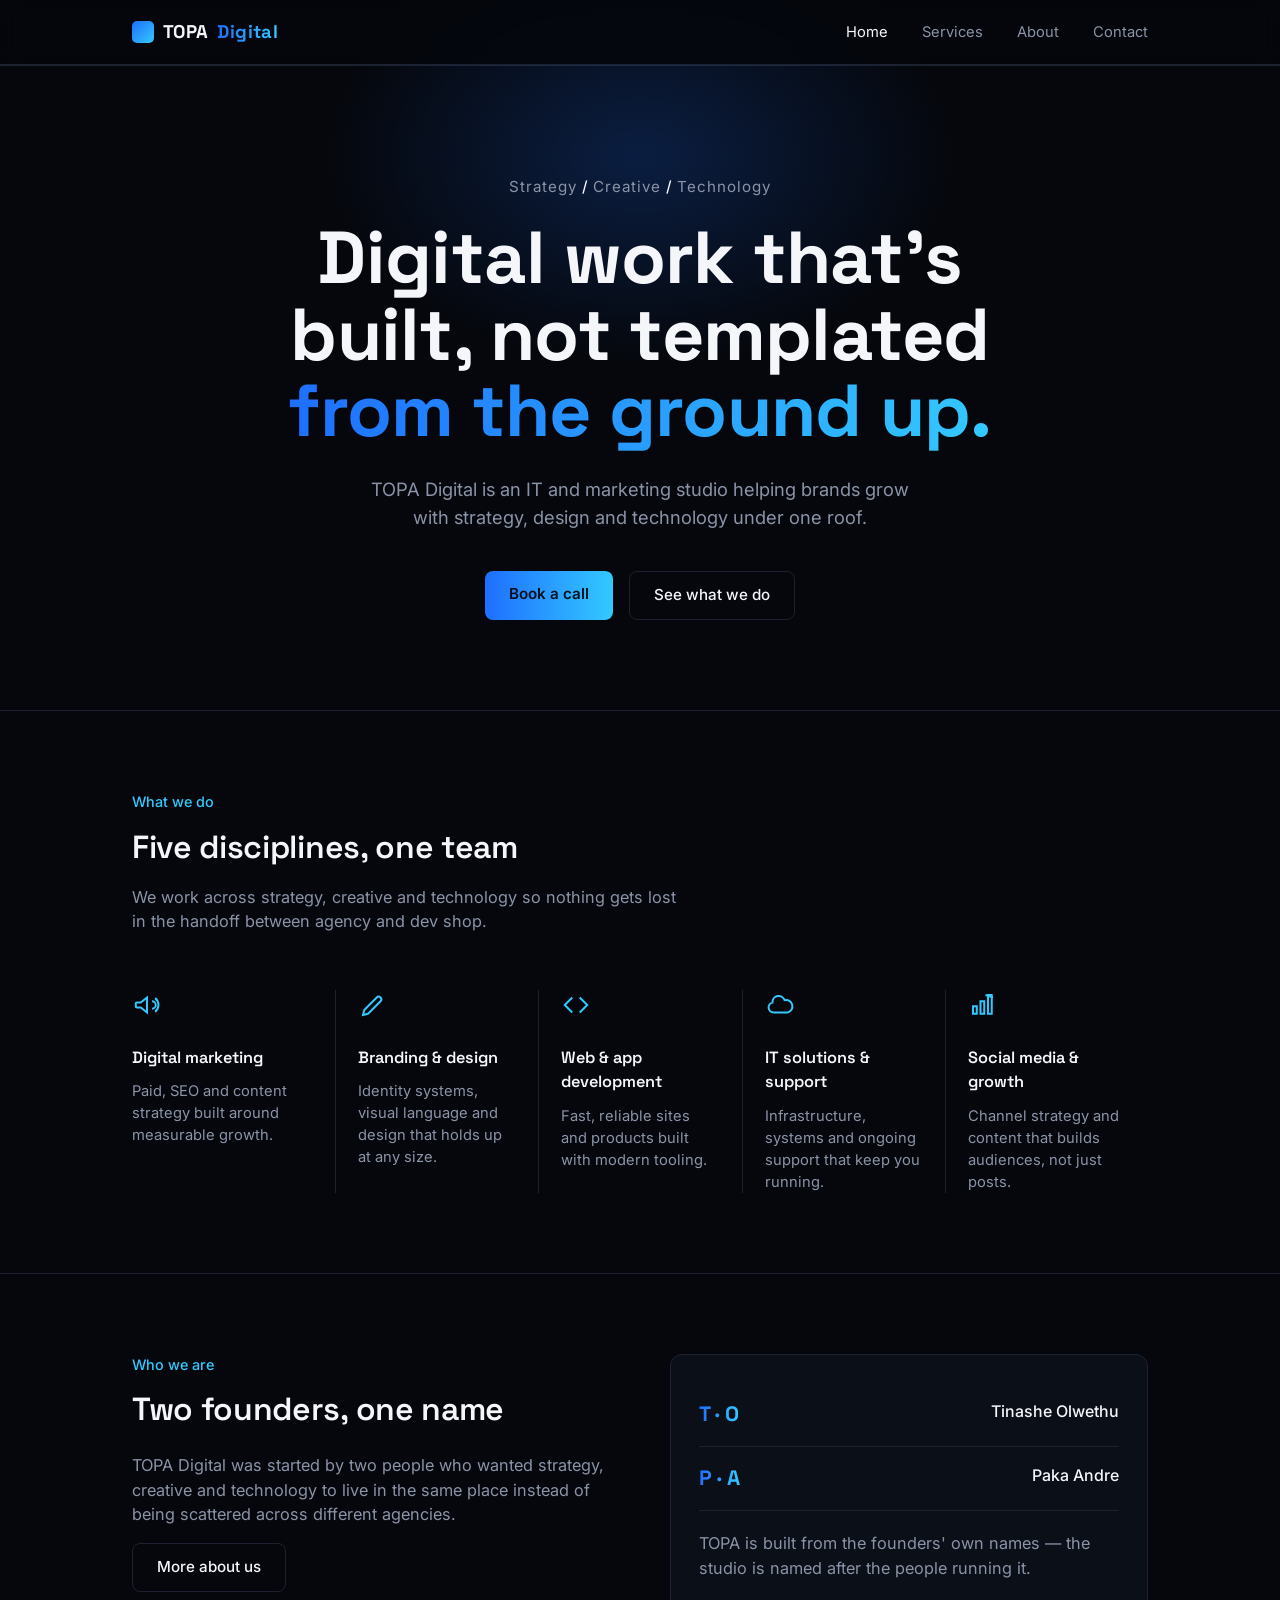
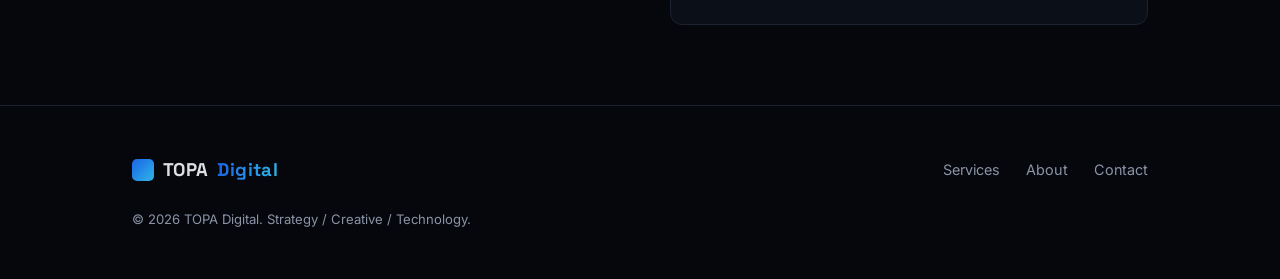
<file: index.html>
<!DOCTYPE html>
<html lang="en">
<head>
<meta charset="UTF-8">
<meta name="viewport" content="width=device-width, initial-scale=1, viewport-fit=cover">
<title>TOPA Digital — Strategy / Creative / Technology</title>
<link rel="preconnect" href="https://fonts.googleapis.com">
<link rel="preconnect" href="https://fonts.gstatic.com" crossorigin>
<link href="https://fonts.googleapis.com/css2?family=Space+Grotesk:wght@400;500;600;700&family=Inter:wght@400;500;600&display=swap" rel="stylesheet">
<link rel="stylesheet" href="styles.css">
</head>
<body>

<header>
  <nav>
    <div class="logo"><span class="mark"></span>TOPA <span class="d">Digital</span></div>
    <div class="links">
      <a href="index.html">Home</a>
      <a href="services.html">Services</a>
      <a href="about.html">About</a>
      <a href="contact.html">Contact</a>
    </div>
    <button class="nav-toggle" aria-label="Toggle menu">☰</button>
  </nav>
</header>

<section class="hero">
  <div class="wrap hero-inner">
    <div class="eyebrow">Strategy <b>/</b> Creative <b>/</b> Technology</div>
    <h1>Digital work that's built, not templated <span class="grad">from the ground up.</span></h1>
    <p>TOPA Digital is an IT and marketing studio helping brands grow with strategy, design and technology under one roof.</p>
    <div class="hero-ctas">
      <a class="btn-solid" href="contact.html">Book a call</a>
      <a class="btn-outline" href="services.html">See what we do</a>
    </div>
  </div>
</section>

<section id="services">
  <div class="wrap">
    <div class="section-head">
      <div class="tag">What we do</div>
      <h2>Five disciplines, one team</h2>
      <p>We work across strategy, creative and technology so nothing gets lost in the handoff between agency and dev shop.</p>
    </div>
    <div class="services">
      <div class="service">
        <svg class="icon" viewBox="0 0 24 24"><path d="M3 11v2a1 1 0 0 0 1 1h3l5 4V6L7 10H4a1 1 0 0 0-1 1Z"/><path d="M16 9a3 3 0 0 1 0 6"/><path d="M18.5 6.5a7 7 0 0 1 0 11"/></svg>
        <h3>Digital marketing</h3>
        <p>Paid, SEO and content strategy built around measurable growth.</p>
      </div>
      <div class="service">
        <svg class="icon" viewBox="0 0 24 24"><path d="M4 20l4-1 10-10a2 2 0 0 0-3-3L5 16l-1 4Z"/></svg>
        <h3>Branding &amp; design</h3>
        <p>Identity systems, visual language and design that holds up at any size.</p>
      </div>
      <div class="service">
        <svg class="icon" viewBox="0 0 24 24"><path d="M9 6 3 12l6 6"/><path d="M15 6l6 6-6 6"/></svg>
        <h3>Web &amp; app development</h3>
        <p>Fast, reliable sites and products built with modern tooling.</p>
      </div>
      <div class="service">
        <svg class="icon" viewBox="0 0 24 24"><path d="M7 18a4 4 0 0 1-1-7.9 5 5 0 0 1 9.7-2A4.5 4.5 0 0 1 18 18H7Z"/></svg>
        <h3>IT solutions &amp; support</h3>
        <p>Infrastructure, systems and ongoing support that keep you running.</p>
      </div>
      <div class="service">
        <svg class="icon" viewBox="0 0 24 24"><path d="M4 19h3v-6H4v6Z"/><path d="M10 19h3V9h-3v10Z"/><path d="M16 19h3V4h-3v15Z"/><path d="M20 6l-6-2"/></svg>
        <h3>Social media &amp; growth</h3>
        <p>Channel strategy and content that builds audiences, not just posts.</p>
      </div>
    </div>
  </div>
</section>

<section>
  <div class="wrap about">
    <div>
      <div class="section-head" style="margin-bottom:0;">
        <div class="tag">Who we are</div>
        <h2>Two founders, one name</h2>
        <p>TOPA Digital was started by two people who wanted strategy, creative and technology to live in the same place instead of being scattered across different agencies.</p>
        <a class="btn-outline" href="about.html">More about us</a>
      </div>
    </div>
    <div class="founders">
      <div class="founder-row"><span class="letter">T · O</span><span class="name">Tinashe Olwethu</span></div>
      <div class="founder-row"><span class="letter">P · A</span><span class="name">Paka Andre</span></div>
      <p class="founder-name-origin">TOPA is built from the founders' own names — the studio is named after the people running it.</p>
    </div>
  </div>
</section>

<footer>
  <div class="wrap foot-inner">
    <div class="logo"><span class="mark"></span>TOPA <span class="d">Digital</span></div>
    <div class="foot-links">
      <a href="services.html">Services</a>
      <a href="about.html">About</a>
      <a href="contact.html">Contact</a>
    </div>
  </div>
  <div class="wrap copy">© <span class="year"></span> TOPA Digital. Strategy / Creative / Technology.</div>
</footer>

<script src="script.js"></script>
</body>
</html>
</file>
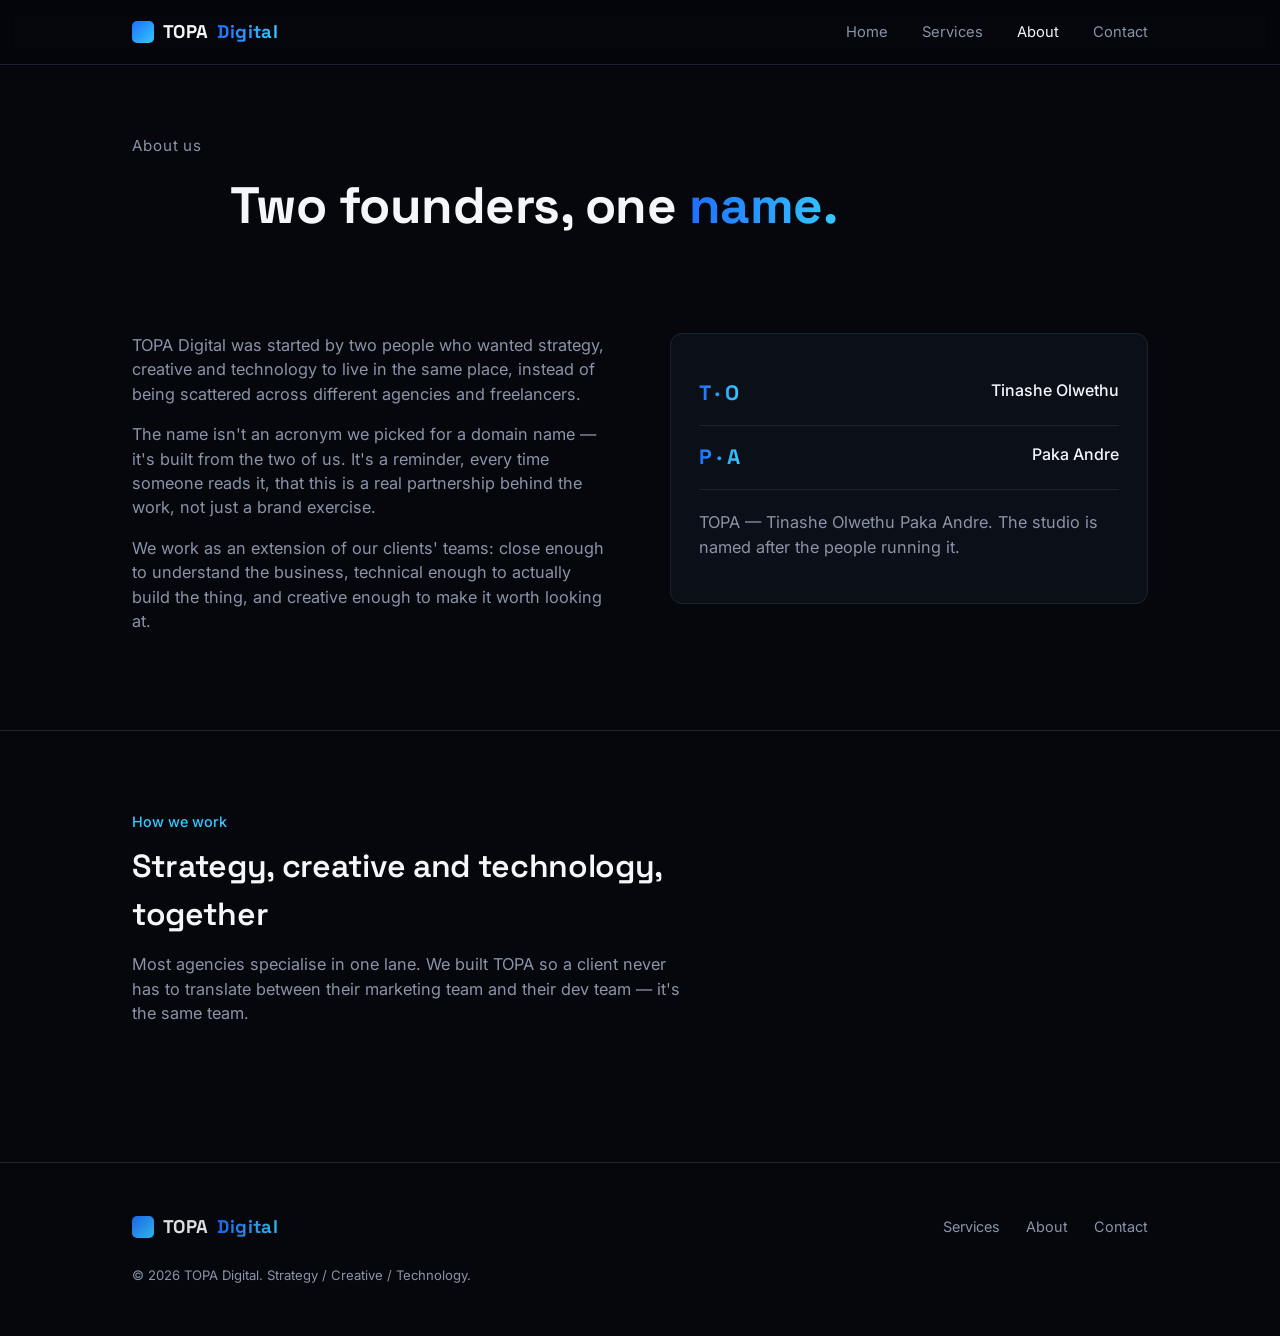
<file: about.html>
<!DOCTYPE html>
<html lang="en">
<head>
<meta charset="UTF-8">
<meta name="viewport" content="width=device-width, initial-scale=1, viewport-fit=cover">
<title>About — TOPA Digital</title>
<link rel="preconnect" href="https://fonts.googleapis.com">
<link rel="preconnect" href="https://fonts.gstatic.com" crossorigin>
<link href="https://fonts.googleapis.com/css2?family=Space+Grotesk:wght@400;500;600;700&family=Inter:wght@400;500;600&display=swap" rel="stylesheet">
<link rel="stylesheet" href="styles.css">
</head>
<body>

<header>
  <nav>
    <div class="logo"><span class="mark"></span>TOPA <span class="d">Digital</span></div>
    <div class="links">
      <a href="index.html">Home</a>
      <a href="services.html">Services</a>
      <a href="about.html">About</a>
      <a href="contact.html">Contact</a>
    </div>
    <button class="nav-toggle" aria-label="Toggle menu">☰</button>
  </nav>
</header>

<section class="page-header">
  <div class="wrap">
    <div class="eyebrow">About us</div>
    <h1 style="font-size:clamp(2.2rem,5vw,3.2rem);">Two founders, one <span class="grad">name.</span></h1>
  </div>
</section>

<section style="border-top:none;">
  <div class="wrap about">
    <div>
      <p>TOPA Digital was started by two people who wanted strategy, creative and technology to live in the same place, instead of being scattered across different agencies and freelancers.</p>
      <p>The name isn't an acronym we picked for a domain name — it's built from the two of us. It's a reminder, every time someone reads it, that this is a real partnership behind the work, not just a brand exercise.</p>
      <p>We work as an extension of our clients' teams: close enough to understand the business, technical enough to actually build the thing, and creative enough to make it worth looking at.</p>
    </div>
    <div class="founders">
      <div class="founder-row"><span class="letter">T · O</span><span class="name">Tinashe Olwethu</span></div>
      <div class="founder-row"><span class="letter">P · A</span><span class="name">Paka Andre</span></div>
      <p class="founder-name-origin">TOPA — Tinashe Olwethu Paka Andre. The studio is named after the people running it.</p>
    </div>
  </div>
</section>

<section>
  <div class="wrap">
    <div class="section-head">
      <div class="tag">How we work</div>
      <h2>Strategy, creative and technology, together</h2>
      <p>Most agencies specialise in one lane. We built TOPA so a client never has to translate between their marketing team and their dev team — it's the same team.</p>
    </div>
  </div>
</section>

<footer>
  <div class="wrap foot-inner">
    <div class="logo"><span class="mark"></span>TOPA <span class="d">Digital</span></div>
    <div class="foot-links">
      <a href="services.html">Services</a>
      <a href="about.html">About</a>
      <a href="contact.html">Contact</a>
    </div>
  </div>
  <div class="wrap copy">© <span class="year"></span> TOPA Digital. Strategy / Creative / Technology.</div>
</footer>

<script src="script.js"></script>
</body>
</html>
</file>
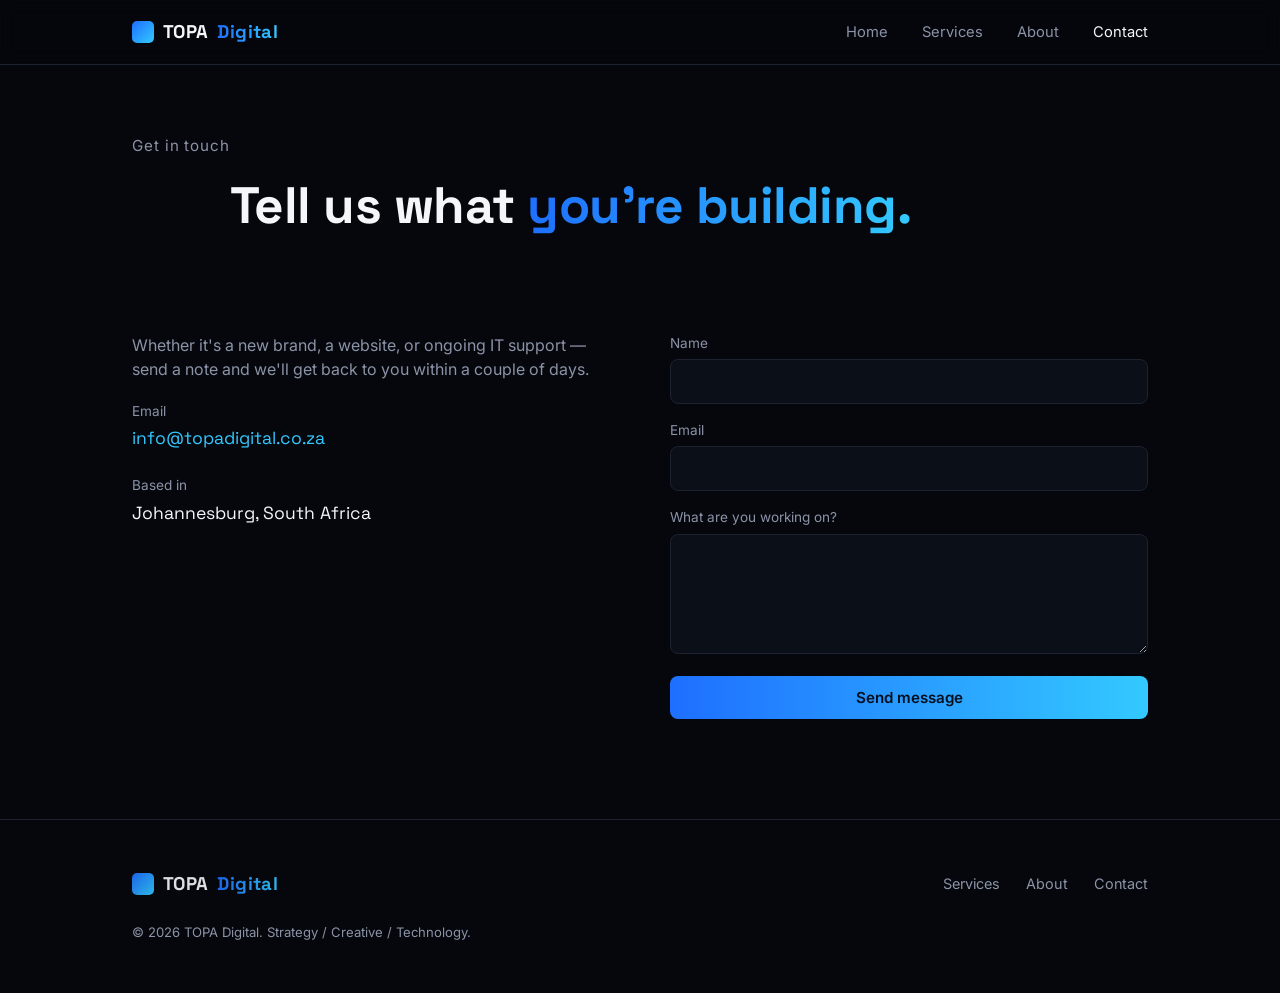
<file: contact.html>
<!DOCTYPE html>
<html lang="en">
<head>
<meta charset="UTF-8">
<meta name="viewport" content="width=device-width, initial-scale=1, viewport-fit=cover">
<title>Contact — TOPA Digital</title>
<link rel="preconnect" href="https://fonts.googleapis.com">
<link rel="preconnect" href="https://fonts.gstatic.com" crossorigin>
<link href="https://fonts.googleapis.com/css2?family=Space+Grotesk:wght@400;500;600;700&family=Inter:wght@400;500;600&display=swap" rel="stylesheet">
<link rel="stylesheet" href="styles.css">
</head>
<body>

<header>
  <nav>
    <div class="logo"><span class="mark"></span>TOPA <span class="d">Digital</span></div>
    <div class="links">
      <a href="index.html">Home</a>
      <a href="services.html">Services</a>
      <a href="about.html">About</a>
      <a href="contact.html">Contact</a>
    </div>
    <button class="nav-toggle" aria-label="Toggle menu">☰</button>
  </nav>
</header>

<section class="page-header">
  <div class="wrap">
    <div class="eyebrow">Get in touch</div>
    <h1 style="font-size:clamp(2.2rem,5vw,3.2rem);">Tell us what <span class="grad">you're building.</span></h1>
  </div>
</section>

<section style="border-top:none;">
  <div class="wrap contact-grid">
    <div class="contact-info">
      <p>Whether it's a new brand, a website, or ongoing IT support — send a note and we'll get back to you within a couple of days.</p>
      <div class="label">Email</div>
      <div class="value"><a href="mailto:info@topadigital.co.za">info@topadigital.co.za</a></div>
      <div class="label">Based in</div>
      <div class="value">Johannesburg, South Africa</div>
    </div>

    <form id="contact-form">
      <div>
        <label for="name">Name</label>
        <input id="name" name="name" type="text" required>
      </div>
      <div>
        <label for="email">Email</label>
        <input id="email" name="email" type="email" required>
      </div>
      <div>
        <label for="message">What are you working on?</label>
        <textarea id="message" name="message" required></textarea>
      </div>
      <button class="btn-solid" type="submit">Send message</button>
      <p class="form-note form-status"></p>
    </form>
  </div>
</section>

<footer>
  <div class="wrap foot-inner">
    <div class="logo"><span class="mark"></span>TOPA <span class="d">Digital</span></div>
    <div class="foot-links">
      <a href="services.html">Services</a>
      <a href="about.html">About</a>
      <a href="contact.html">Contact</a>
    </div>
  </div>
  <div class="wrap copy">© <span class="year"></span> TOPA Digital. Strategy / Creative / Technology.</div>
</footer>

<script src="script.js"></script>
</body>
</html>
</file>
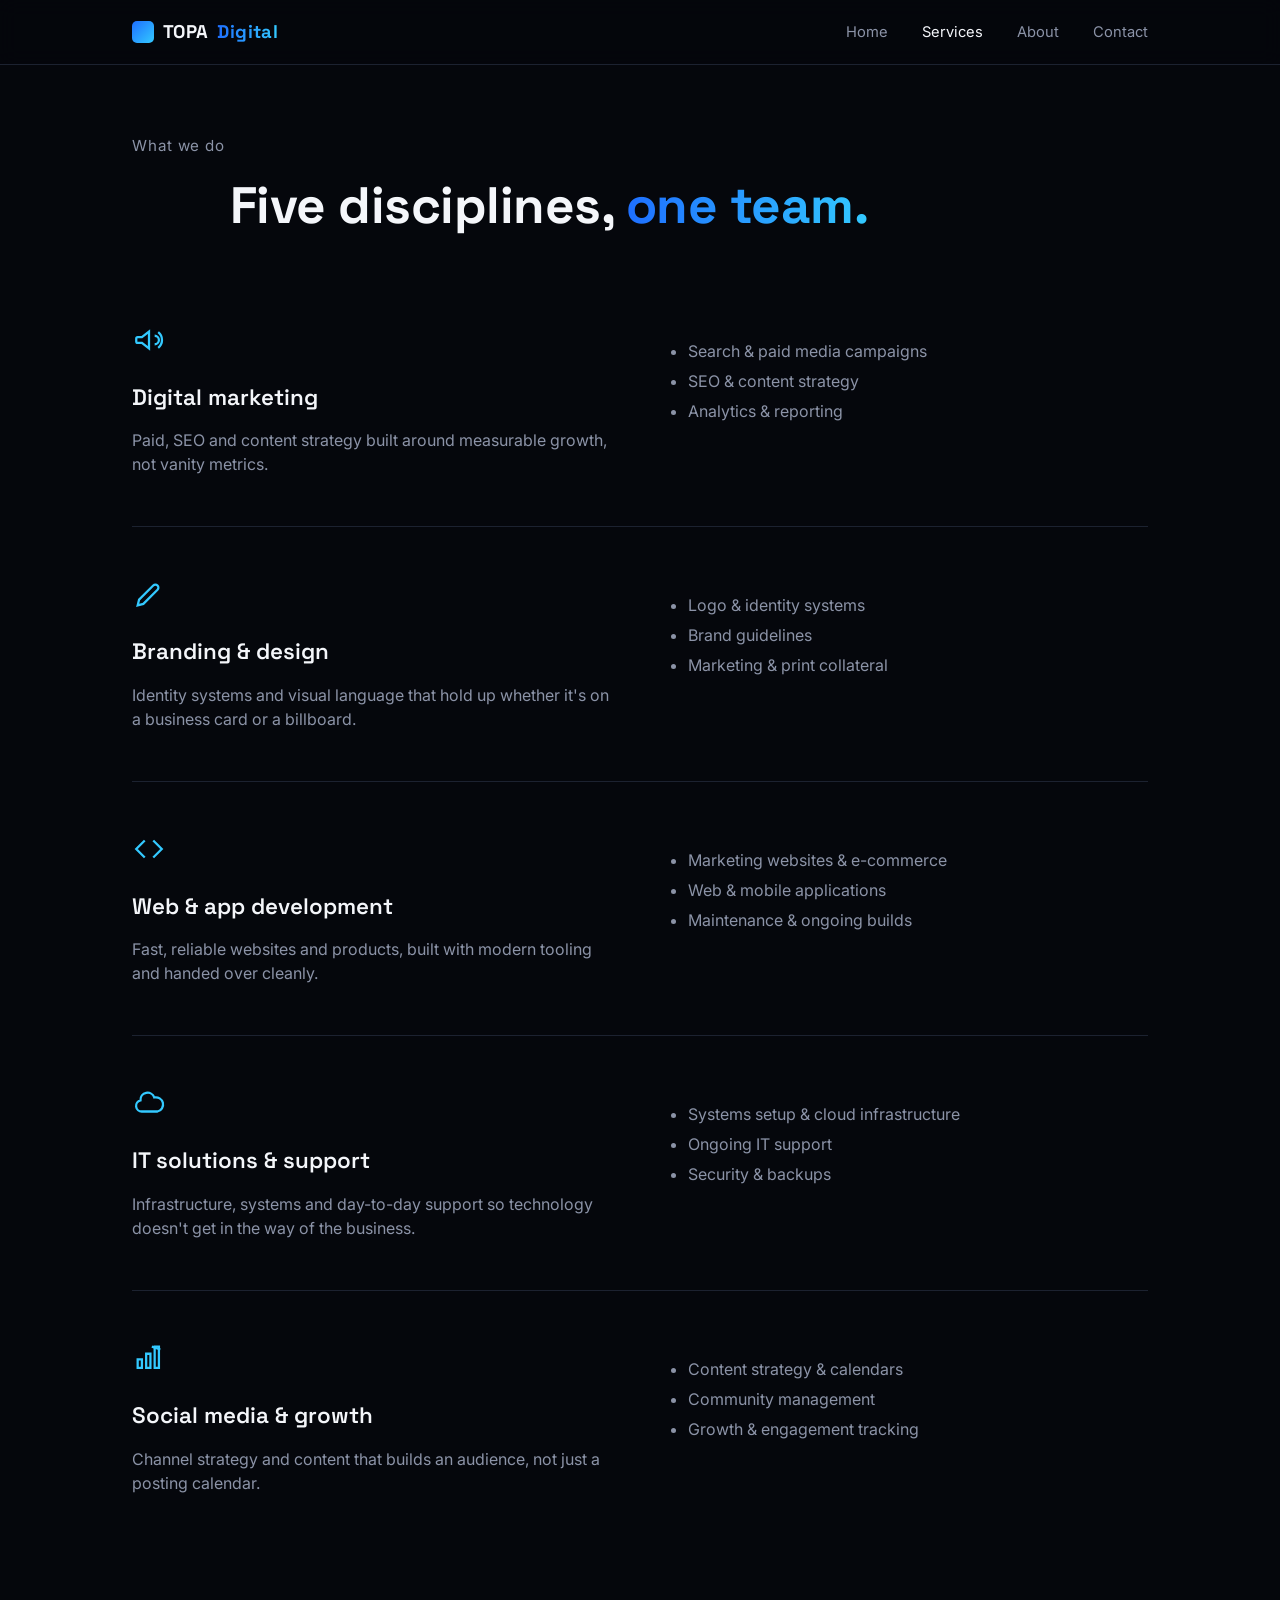
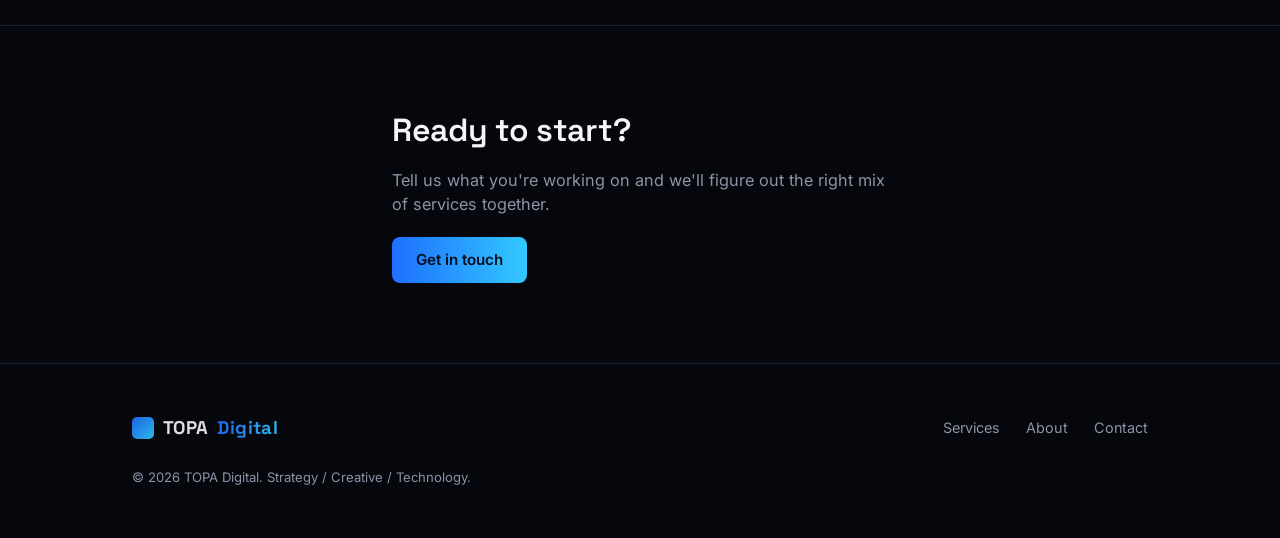
<file: services.html>
<!DOCTYPE html>
<html lang="en">
<head>
<meta charset="UTF-8">
<meta name="viewport" content="width=device-width, initial-scale=1, viewport-fit=cover">
<title>Services — TOPA Digital</title>
<link rel="preconnect" href="https://fonts.googleapis.com">
<link rel="preconnect" href="https://fonts.gstatic.com" crossorigin>
<link href="https://fonts.googleapis.com/css2?family=Space+Grotesk:wght@400;500;600;700&family=Inter:wght@400;500;600&display=swap" rel="stylesheet">
<link rel="stylesheet" href="styles.css">
</head>
<body>

<header>
  <nav>
    <div class="logo"><span class="mark"></span>TOPA <span class="d">Digital</span></div>
    <div class="links">
      <a href="index.html">Home</a>
      <a href="services.html">Services</a>
      <a href="about.html">About</a>
      <a href="contact.html">Contact</a>
    </div>
    <button class="nav-toggle" aria-label="Toggle menu">☰</button>
  </nav>
</header>

<section class="page-header">
  <div class="wrap">
    <div class="eyebrow">What we do</div>
    <h1 style="font-size:clamp(2.2rem,5vw,3.2rem);">Five disciplines, <span class="grad">one team.</span></h1>
  </div>
</section>

<section style="border-top:none;padding-top:20px;">
  <div class="wrap">

    <div class="service-detail">
      <div>
        <svg class="icon" viewBox="0 0 24 24"><path d="M3 11v2a1 1 0 0 0 1 1h3l5 4V6L7 10H4a1 1 0 0 0-1 1Z"/><path d="M16 9a3 3 0 0 1 0 6"/><path d="M18.5 6.5a7 7 0 0 1 0 11"/></svg>
        <h3>Digital marketing</h3>
        <p>Paid, SEO and content strategy built around measurable growth, not vanity metrics.</p>
      </div>
      <ul>
        <li>Search &amp; paid media campaigns</li>
        <li>SEO &amp; content strategy</li>
        <li>Analytics &amp; reporting</li>
      </ul>
    </div>

    <div class="service-detail">
      <div>
        <svg class="icon" viewBox="0 0 24 24"><path d="M4 20l4-1 10-10a2 2 0 0 0-3-3L5 16l-1 4Z"/></svg>
        <h3>Branding &amp; design</h3>
        <p>Identity systems and visual language that hold up whether it's on a business card or a billboard.</p>
      </div>
      <ul>
        <li>Logo &amp; identity systems</li>
        <li>Brand guidelines</li>
        <li>Marketing &amp; print collateral</li>
      </ul>
    </div>

    <div class="service-detail">
      <div>
        <svg class="icon" viewBox="0 0 24 24"><path d="M9 6 3 12l6 6"/><path d="M15 6l6 6-6 6"/></svg>
        <h3>Web &amp; app development</h3>
        <p>Fast, reliable websites and products, built with modern tooling and handed over cleanly.</p>
      </div>
      <ul>
        <li>Marketing websites &amp; e-commerce</li>
        <li>Web &amp; mobile applications</li>
        <li>Maintenance &amp; ongoing builds</li>
      </ul>
    </div>

    <div class="service-detail">
      <div>
        <svg class="icon" viewBox="0 0 24 24"><path d="M7 18a4 4 0 0 1-1-7.9 5 5 0 0 1 9.7-2A4.5 4.5 0 0 1 18 18H7Z"/></svg>
        <h3>IT solutions &amp; support</h3>
        <p>Infrastructure, systems and day-to-day support so technology doesn't get in the way of the business.</p>
      </div>
      <ul>
        <li>Systems setup &amp; cloud infrastructure</li>
        <li>Ongoing IT support</li>
        <li>Security &amp; backups</li>
      </ul>
    </div>

    <div class="service-detail">
      <div>
        <svg class="icon" viewBox="0 0 24 24"><path d="M4 19h3v-6H4v6Z"/><path d="M10 19h3V9h-3v10Z"/><path d="M16 19h3V4h-3v15Z"/><path d="M20 6l-6-2"/></svg>
        <h3>Social media &amp; growth</h3>
        <p>Channel strategy and content that builds an audience, not just a posting calendar.</p>
      </div>
      <ul>
        <li>Content strategy &amp; calendars</li>
        <li>Community management</li>
        <li>Growth &amp; engagement tracking</li>
      </ul>
    </div>

  </div>
</section>

<section>
  <div class="wrap section-head" style="margin-bottom:0;">
    <h2>Ready to start?</h2>
    <p>Tell us what you're working on and we'll figure out the right mix of services together.</p>
    <a class="btn-solid" href="contact.html" style="margin-top:20px;display:inline-block;">Get in touch</a>
  </div>
</section>

<footer>
  <div class="wrap foot-inner">
    <div class="logo"><span class="mark"></span>TOPA <span class="d">Digital</span></div>
    <div class="foot-links">
      <a href="services.html">Services</a>
      <a href="about.html">About</a>
      <a href="contact.html">Contact</a>
    </div>
  </div>
  <div class="wrap copy">© <span class="year"></span> TOPA Digital. Strategy / Creative / Technology.</div>
</footer>

<script src="script.js"></script>
</body>
</html>
</file>
<file: styles.css>
:root{
  --bg:#05070c;
  --bg-raised:#0b0f18;
  --blue1:#1e6fff;
  --blue2:#33c9ff;
  --white:#f4f6fa;
  --grey:#8b93a7;
  --line:#1c2230;
}
*{box-sizing:border-box;margin:0;padding:0;}
html{scroll-behavior:smooth;}
html,body{height:100%;}
body{
  background:var(--bg);
  color:var(--white);
  font-family:'Inter',-apple-system,BlinkMacSystemFont,sans-serif;
  line-height:1.5;
}
a{color:inherit;text-decoration:none;}
img{max-width:100%;display:block;}
.wrap{max-width:1080px;margin:0 auto;padding:0 32px;}

/* Header / nav */
header{
  position:sticky;top:0;z-index:10;
  background:rgba(5,7,12,.85);backdrop-filter:blur(10px);
  border-bottom:1px solid var(--line);
}
nav{display:flex;align-items:center;justify-content:space-between;padding:18px 32px;max-width:1080px;margin:0 auto;}
.logo{font-family:'Space Grotesk',sans-serif;font-weight:700;font-size:1.15rem;letter-spacing:.02em;display:flex;align-items:center;gap:9px;}
.logo .mark{width:22px;height:22px;background:linear-gradient(135deg,var(--blue1),var(--blue2));border-radius:5px;flex:none;}
.logo .d{background:linear-gradient(90deg,var(--blue1),var(--blue2));-webkit-background-clip:text;background-clip:text;color:transparent;}
nav .links{display:flex;gap:34px;font-size:.92rem;color:var(--grey);}
nav .links a:hover,nav .links a.active{color:var(--white);}
.cta-btn{
  background:linear-gradient(90deg,var(--blue1),var(--blue2));
  color:#04101f;font-weight:600;font-size:.9rem;
  padding:10px 20px;border-radius:8px;display:inline-block;
}
.nav-toggle{display:none;background:none;border:1px solid var(--line);border-radius:6px;width:38px;height:38px;color:var(--white);font-size:1.1rem;}
@media (max-width:720px){
  nav .links{display:none;}
  nav .links.open{display:flex;flex-direction:column;position:absolute;top:64px;left:0;right:0;background:var(--bg);padding:20px 32px;border-bottom:1px solid var(--line);gap:16px;}
  .nav-toggle{display:block;}
}

/* Hero */
.hero{padding:110px 0 90px;text-align:center;position:relative;}
.hero::before{
  content:"";position:absolute;top:-120px;left:50%;transform:translateX(-50%);
  width:640px;height:420px;background:radial-gradient(ellipse at center,rgba(30,111,255,.22),transparent 70%);
  pointer-events:none;z-index:0;
}
.hero-inner{position:relative;z-index:1;}
.eyebrow{color:var(--grey);font-size:.95rem;letter-spacing:.06em;margin-bottom:22px;}
.eyebrow b{color:var(--white);font-weight:500;}
h1{
  font-family:'Space Grotesk',sans-serif;font-weight:700;
  font-size:clamp(2.6rem,6vw,4.6rem);line-height:1.04;letter-spacing:-.01em;
  max-width:820px;margin:0 auto;
}
h1 .grad,.grad{background:linear-gradient(90deg,var(--blue1),var(--blue2));-webkit-background-clip:text;background-clip:text;color:transparent;}
.hero p{color:var(--grey);font-size:1.15rem;max-width:560px;margin:26px auto 40px;}
.hero-ctas{display:flex;gap:16px;justify-content:center;flex-wrap:wrap;}
.btn-outline{border:1px solid var(--line);padding:12px 24px;border-radius:8px;font-weight:500;font-size:.95rem;display:inline-block;}
.btn-outline:hover{border-color:var(--blue2);}
.btn-solid{background:linear-gradient(90deg,var(--blue1),var(--blue2));color:#04101f;font-weight:600;padding:12px 24px;border-radius:8px;font-size:.95rem;display:inline-block;border:none;font-family:inherit;cursor:pointer;}

/* Sections */
section{padding:80px 0;border-top:1px solid var(--line);}
.page-header{padding:70px 0 20px;border-top:none;}
.section-head{max-width:560px;margin-bottom:56px;}
.section-head .tag{color:var(--blue2);font-size:.9rem;font-weight:500;margin-bottom:10px;}
.section-head h2{font-family:'Space Grotesk',sans-serif;font-weight:600;font-size:2rem;letter-spacing:-.01em;}
.section-head p{color:var(--grey);margin-top:14px;font-size:1.02rem;}

/* Services grid */
.services{display:grid;grid-template-columns:repeat(5,1fr);}
.service{padding:0 22px;border-left:1px solid var(--line);}
.service:first-child{border-left:none;padding-left:0;}
.service .icon{width:30px;height:30px;stroke:var(--blue2);fill:none;stroke-width:1.6;margin-bottom:20px;}
.service h3{font-family:'Space Grotesk',sans-serif;font-weight:600;font-size:1.02rem;margin-bottom:10px;}
.service p{color:var(--grey);font-size:.92rem;}
@media (max-width:900px){
  .services{grid-template-columns:1fr 1fr;row-gap:40px;}
  .service{border-left:1px solid var(--line);padding-left:18px;}
  .service:nth-child(odd){padding-left:0;border-left:none;}
}
@media (max-width:520px){
  .services{grid-template-columns:1fr;}
  .service{border-left:none;padding-left:0;}
}

/* Services detail (services page) */
.service-detail{display:grid;grid-template-columns:1fr 1fr;gap:60px;align-items:start;padding:50px 0;border-top:1px solid var(--line);}
.service-detail:first-of-type{border-top:none;}
.service-detail .icon{width:34px;height:34px;stroke:var(--blue2);fill:none;stroke-width:1.6;margin-bottom:18px;}
.service-detail h3{font-family:'Space Grotesk',sans-serif;font-weight:600;font-size:1.4rem;margin-bottom:14px;}
.service-detail p{color:var(--grey);}
.service-detail ul{color:var(--grey);margin-top:16px;padding-left:18px;}
.service-detail li{margin-bottom:6px;}
@media (max-width:720px){.service-detail{grid-template-columns:1fr;gap:16px;}}

/* About */
.about{display:grid;grid-template-columns:1fr 1fr;gap:60px;align-items:start;}
.about h2{font-family:'Space Grotesk',sans-serif;font-weight:600;font-size:2rem;letter-spacing:-.01em;margin-bottom:20px;}
.about p{color:var(--grey);font-size:1.02rem;margin-bottom:16px;}
.founders{background:var(--bg-raised);border:1px solid var(--line);border-radius:12px;padding:28px;}
.founder-row{display:flex;justify-content:space-between;padding:16px 0;border-bottom:1px solid var(--line);}
.founder-row:last-child{border-bottom:none;}
.founder-row .letter{font-family:'Space Grotesk',sans-serif;font-weight:700;background:linear-gradient(90deg,var(--blue1),var(--blue2));-webkit-background-clip:text;background-clip:text;color:transparent;font-size:1.3rem;}
.founder-row .name{font-weight:500;}
.founder-name-origin{color:var(--grey);font-size:.88rem;margin-top:20px;}

/* Contact */
.contact-grid{display:grid;grid-template-columns:1fr 1fr;gap:60px;}
.contact-info a{color:var(--blue2);}
.contact-info p{color:var(--grey);margin-bottom:20px;}
.contact-info .label{font-size:.85rem;color:var(--grey);margin-bottom:4px;}
.contact-info .value{font-family:'Space Grotesk',sans-serif;font-size:1.1rem;margin-bottom:24px;}
form{display:flex;flex-direction:column;gap:16px;}
label{font-size:.85rem;color:var(--grey);margin-bottom:6px;display:block;}
input,textarea{
  width:100%;background:var(--bg-raised);border:1px solid var(--line);border-radius:8px;
  padding:12px 14px;color:var(--white);font-family:inherit;font-size:.95rem;
}
input:focus,textarea:focus{outline:2px solid var(--blue2);outline-offset:1px;border-color:transparent;}
textarea{resize:vertical;min-height:120px;}
.form-note{font-size:.85rem;color:var(--grey);margin-top:4px;}
@media (max-width:720px){.contact-grid,.about{grid-template-columns:1fr;}}

/* Footer */
footer{padding:50px 0;border-top:1px solid var(--line);}
.foot-inner{display:flex;justify-content:space-between;align-items:center;flex-wrap:wrap;gap:20px;}
footer .logo{opacity:.9;}
footer .foot-links{display:flex;gap:26px;color:var(--grey);font-size:.9rem;}
footer .foot-links a:hover{color:var(--white);}
footer .copy{color:var(--grey);font-size:.82rem;margin-top:26px;}

@media (prefers-reduced-motion:no-preference){
  .hero-inner{animation:rise .7s ease both;}
  @keyframes rise{from{opacity:0;transform:translateY(14px);}to{opacity:1;transform:translateY(0);}}
}
a:focus-visible,button:focus-visible{outline:2px solid var(--blue2);outline-offset:3px;}
</file>
